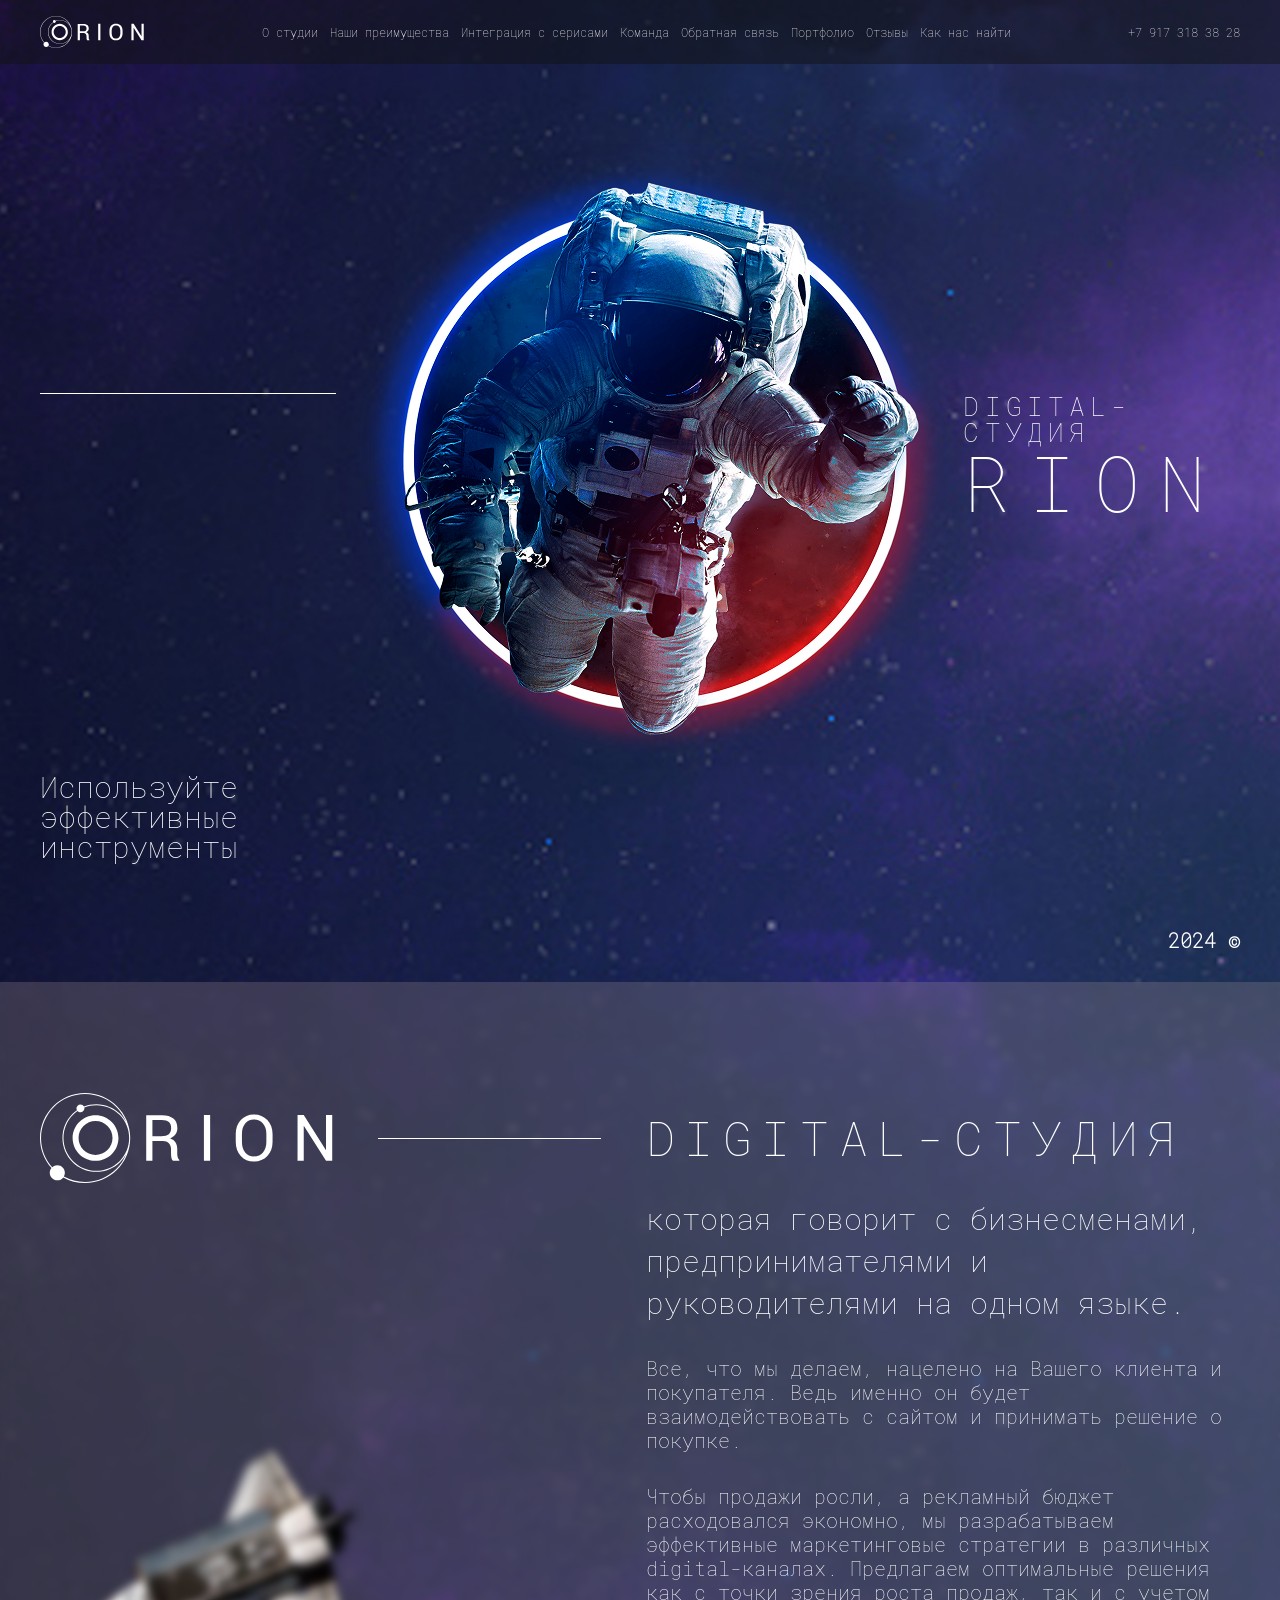
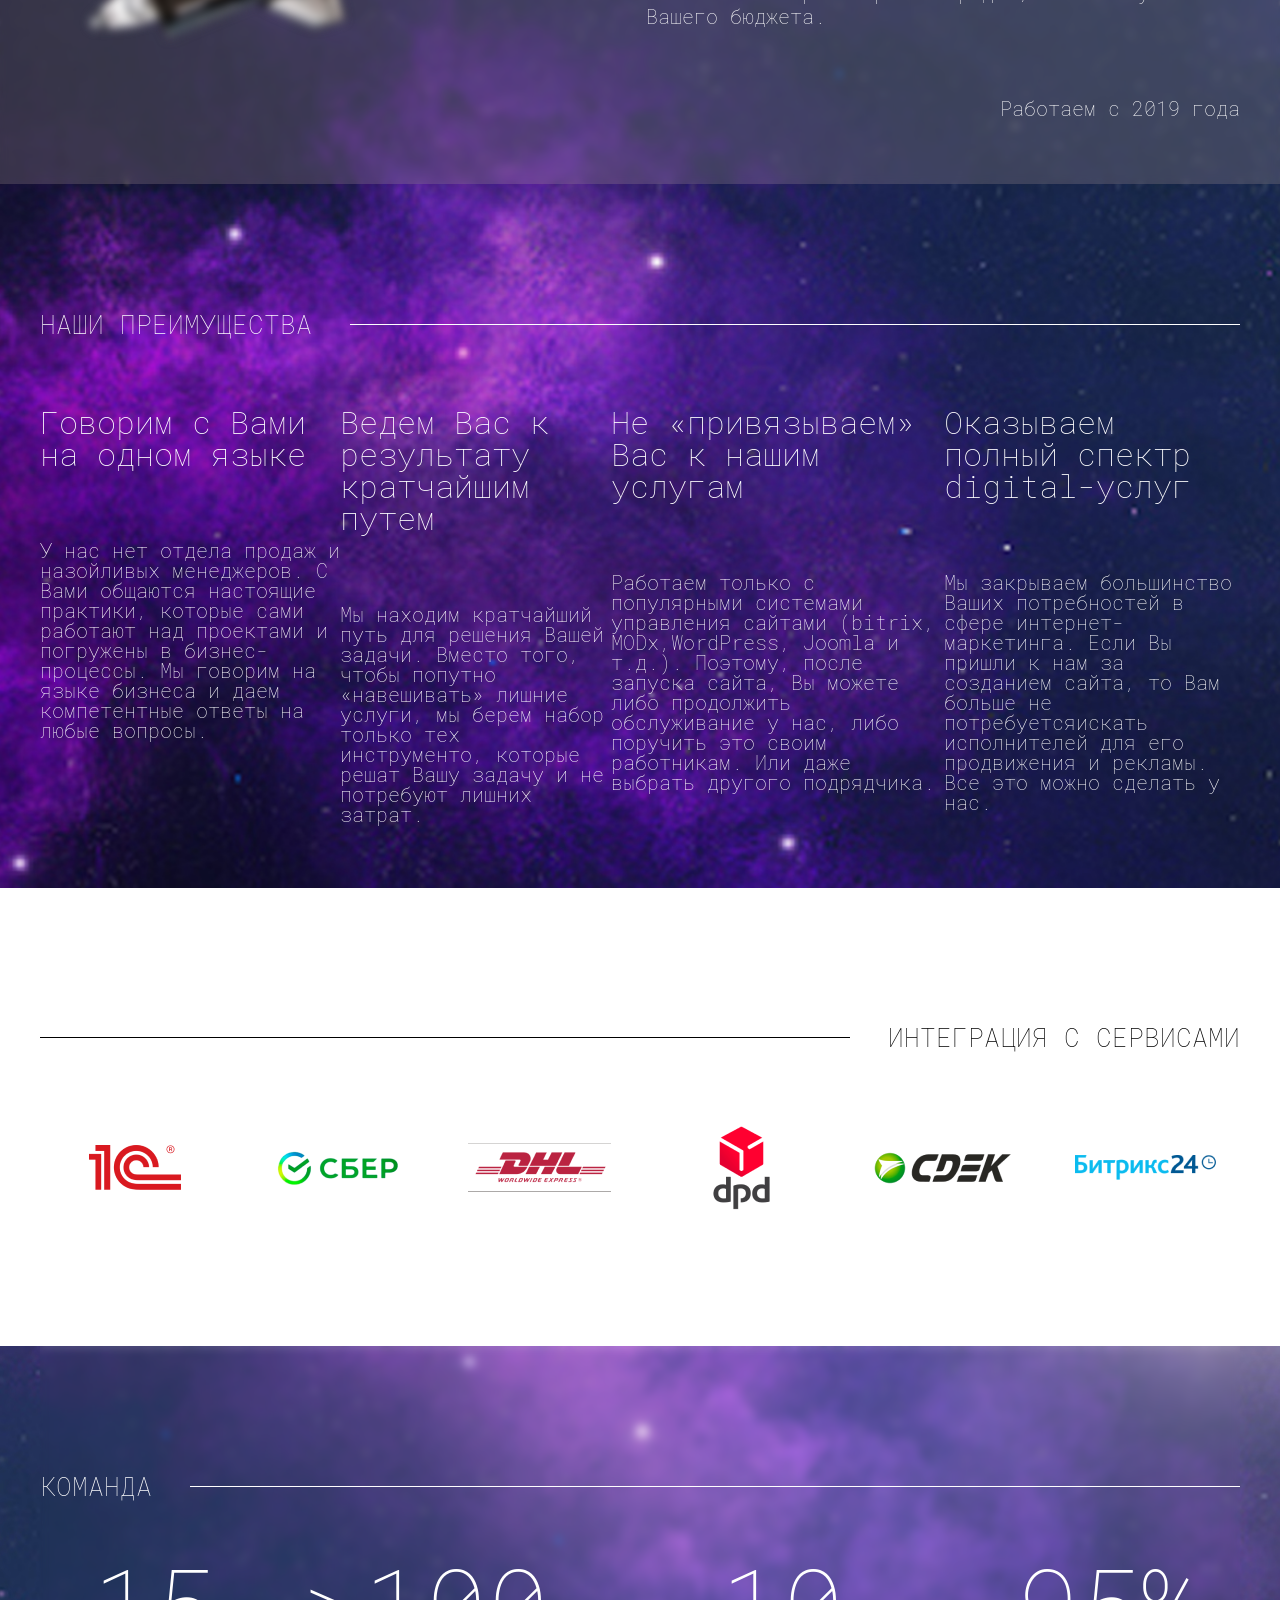
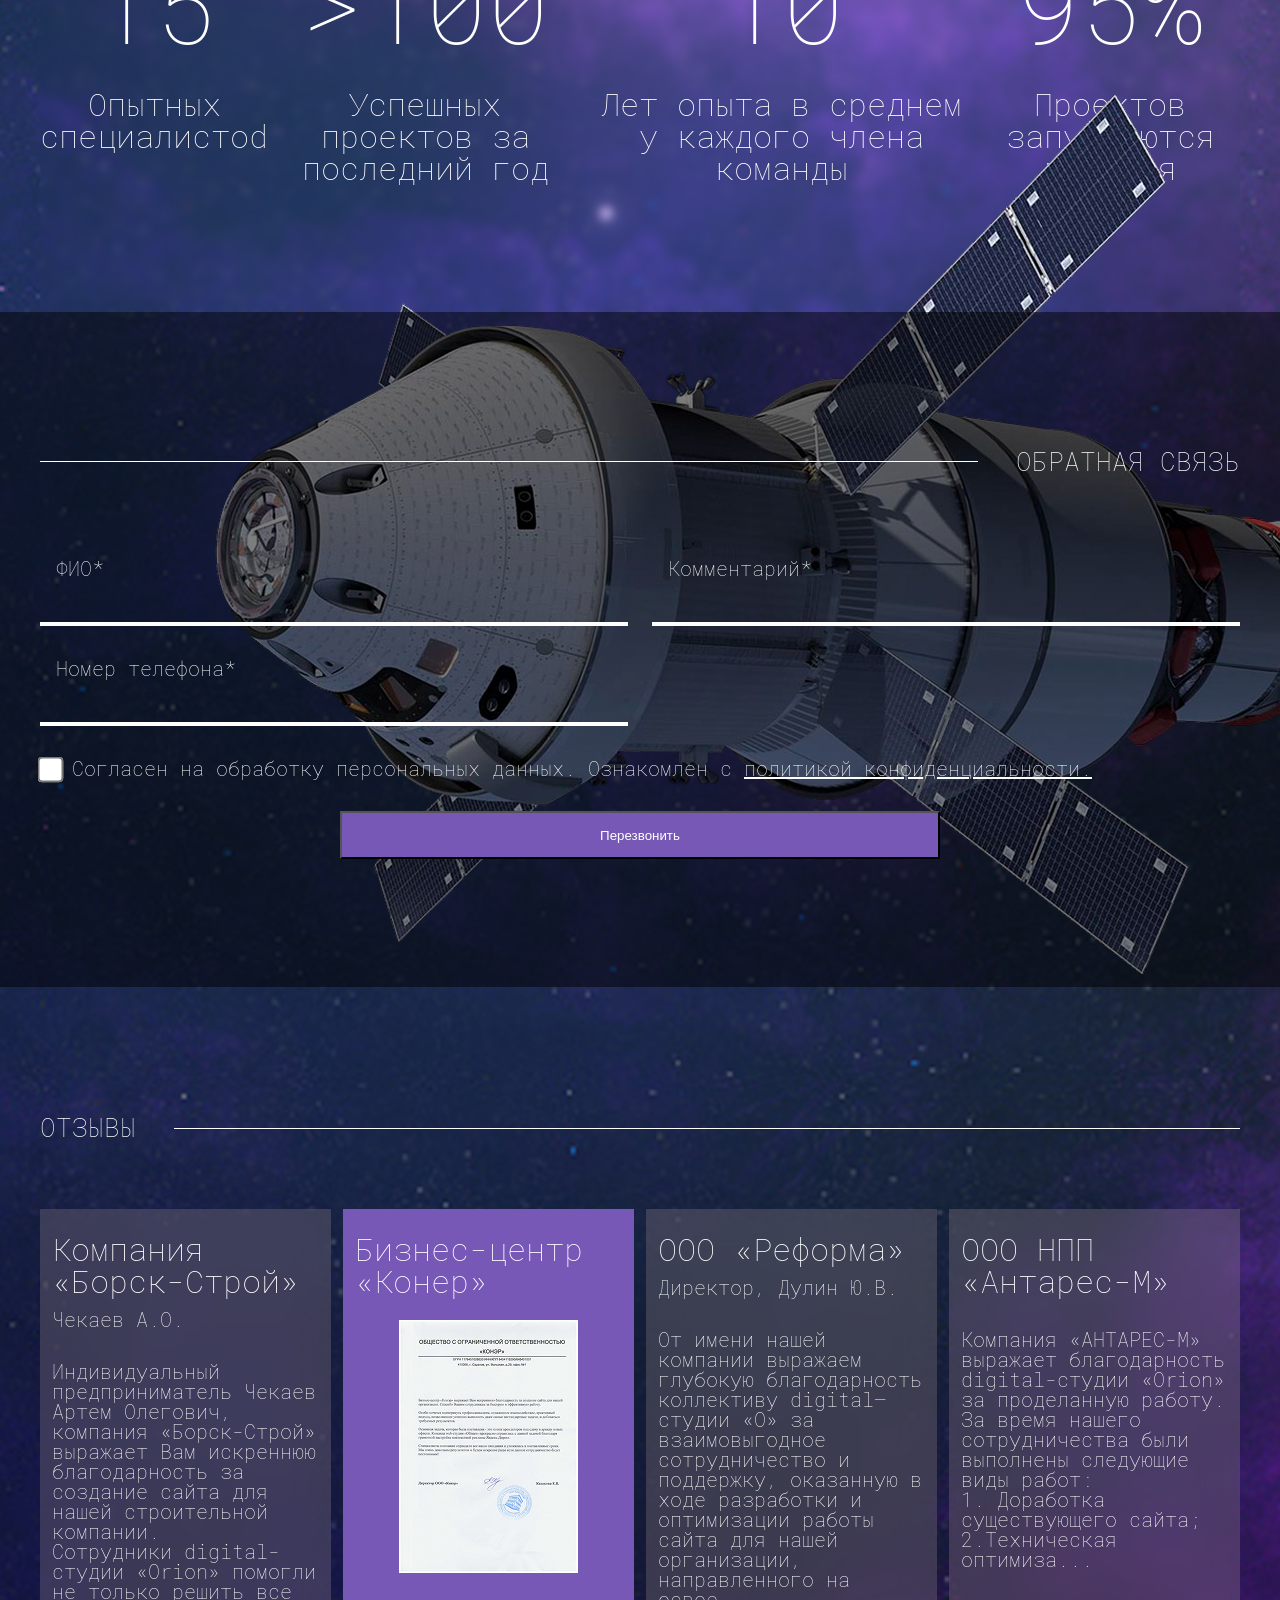
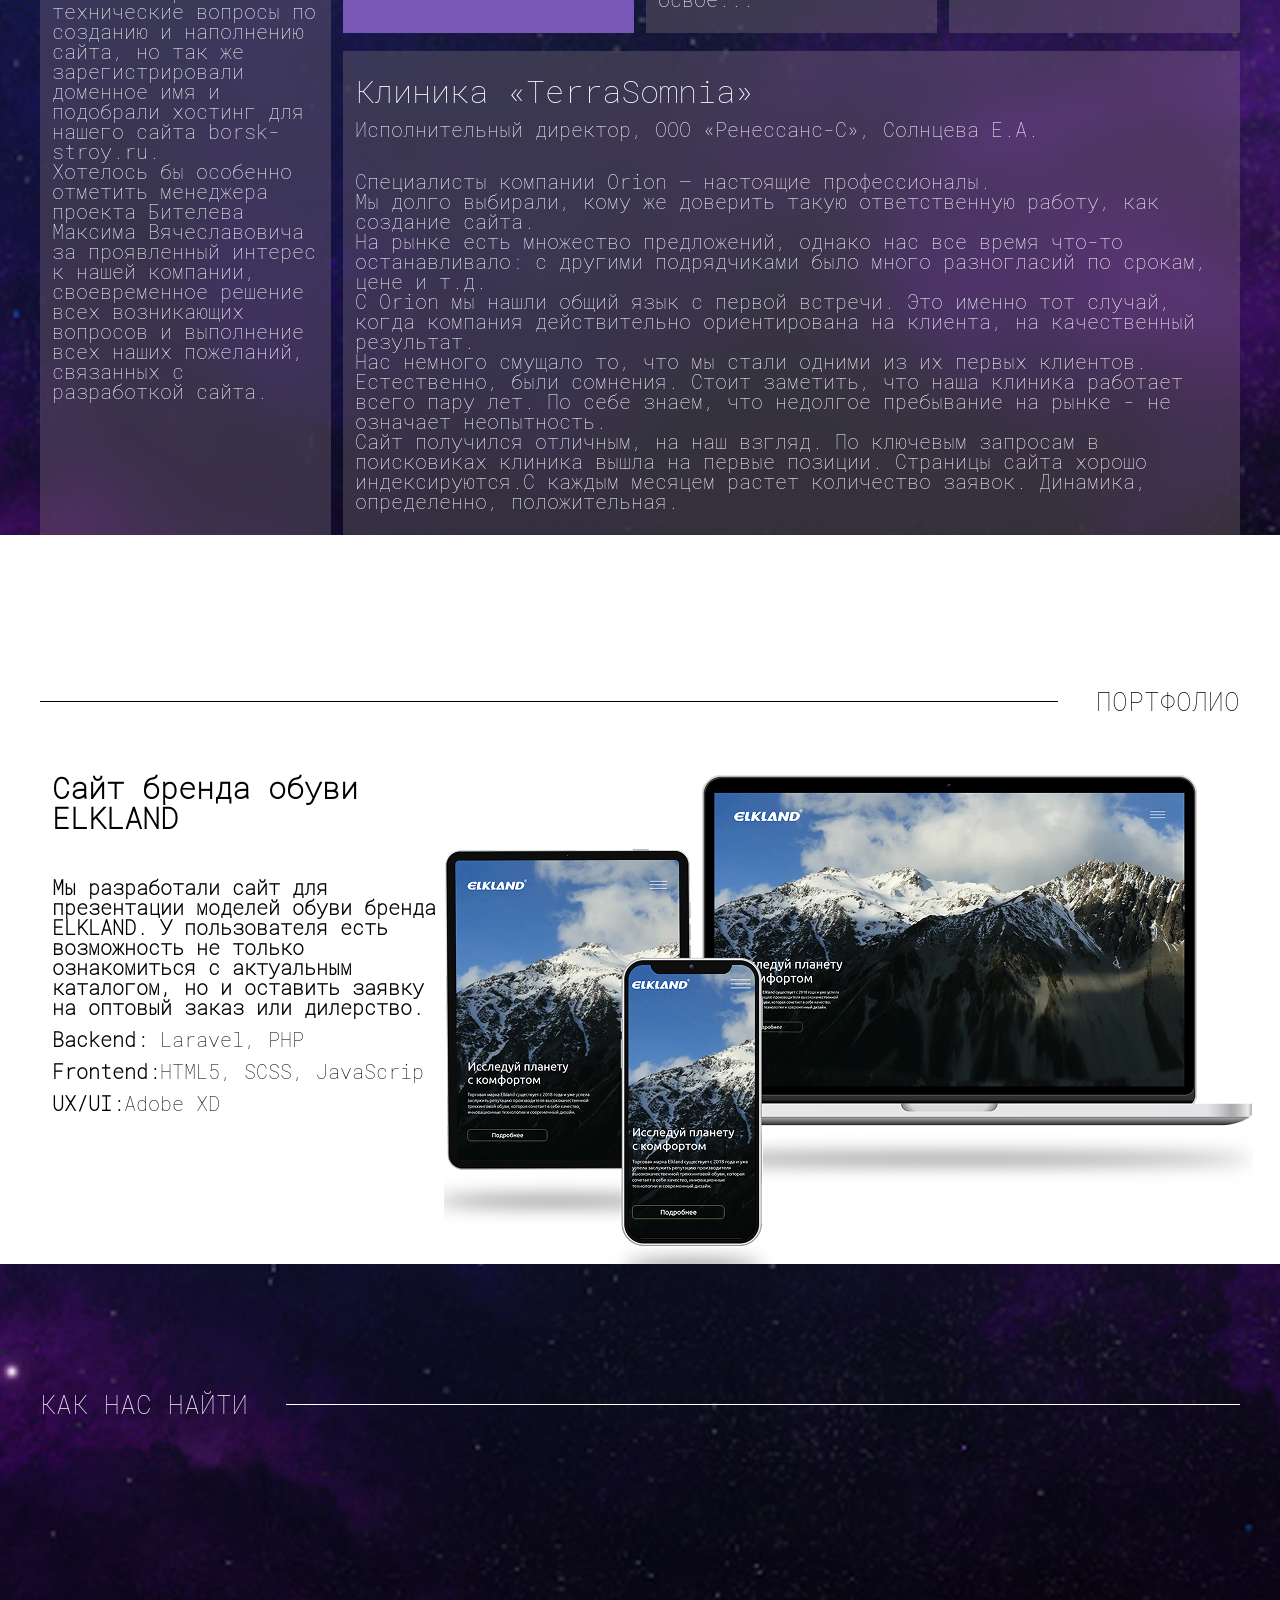
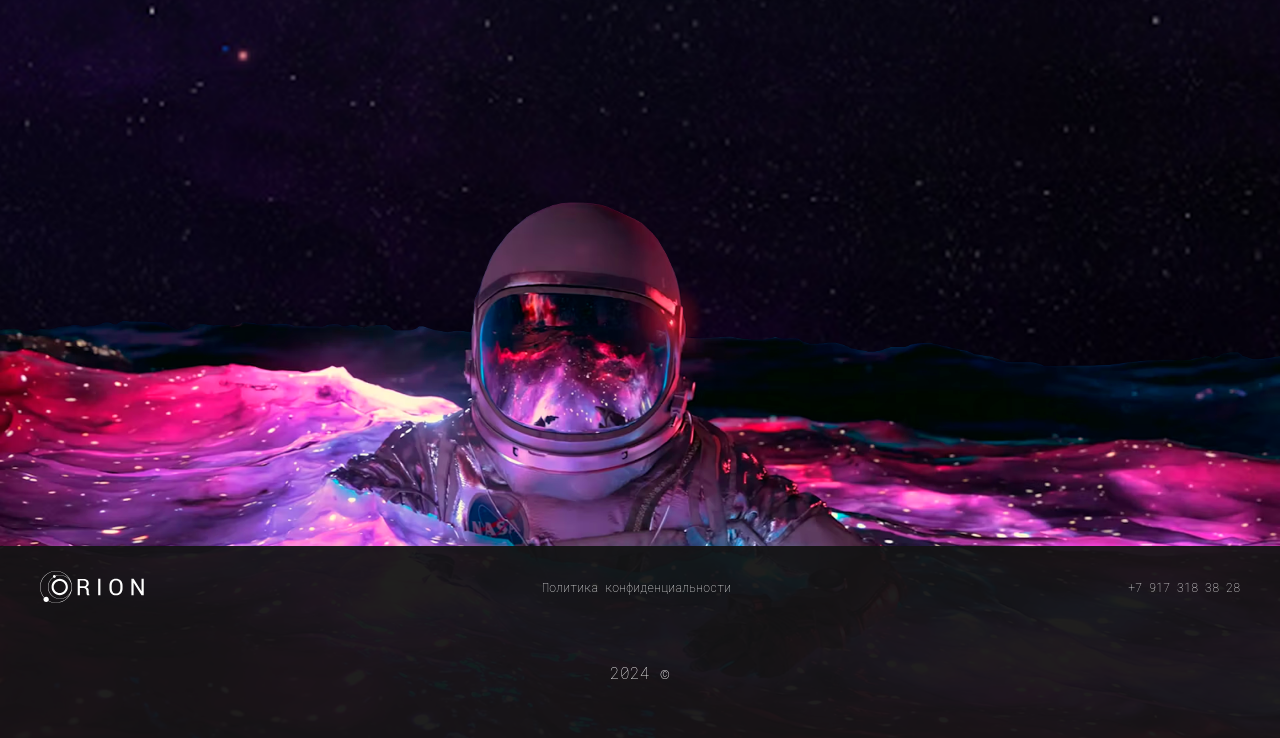
<file: index.html>
<!DOCTYPE html>
<html lang="en">

<head>
    <meta charset="UTF-8">
    <meta name="viewport" content="width=device-width, initial-scale=1.0">
    <title>Document</title>
    <link rel="stylesheet" href="./css/style.css">
</head>

<body>
    <div class="main-BG">
        <header class="header">
            <div class="container header__wrapper">
                <img class="logo" src="/images/Logo.svg" alt="">

                <nav>
                    <ul class="header__link">
                        <li><a href="" class="header__link-item">О студии</a></li>
                        <li><a href="" class="header__link-item">Наши преимущества</a></li>
                        <li><a href="" class="header__link-item">Интеграция с серисами</a></li>
                        <li><a href="" class="header__link-item">Команда</a></li>
                        <li><a href="" class="header__link-item">Обратная связь</a></li>
                        <li><a href="" class="header__link-item">Портфолио</a></li>
                        <li><a href="" class="header__link-item">Отзывы</a></li>
                        <li><a href="" class="header__link-item">Как нас найти</a></li>
                    </ul>
                </nav>

                <a href="tel:+79173183828" class="header__phone">+7 917 318 38 28</a>
                <img class="header__hamburger" src="/images/humburger.png" alt="">
            </div>
        </header>

        <main class="container main">
            <div class="main__inform">
                <div class="main__inform-line"></div>

                <picture class="main__inform-preview">
                    <source srcset="/images/astronaut2.png" media="(max-width: 384px)">
                    <source srcset="/images/astronaut1.png" media="(max-width: 768px)">
                    <img src="/images/astronaut.png" alt="Абстрактное изображение">
                </picture>

                <div class="main__inform-wrap">
                    <h1 class="main__inform-title">DIGITAL-СТУДИЯ </h1>
                    <h2 class="main__inform-subtitle">RION</h2>
                </div>
            </div>
            <p class="main__description">Используйте эффективные инструменты</p>
            <p class="main__data">2024 © </p>
        </main>

        <section class="about">
            <div class="container">
                <picture class="about__icon">
                    <source srcset="/images/shat2.png" media="(max-width: 384px)">
                    <source srcset="/images/shatl.png" media="(max-width: 768px)">
                    <img src="/images/shatl.png" alt="Абстрактное изображение">
                </picture>

                <div class="about__headline">
                    <img class="about__headline-logo" src="/images/Logo.svg" alt="">
                    <div class="about__headline-line"></div>
                    <h3 class="about__headline-title">DIGITAL-СТУДИЯ </h3>
                </div>

                <div class="about__content">
                    <p class="about__content-item">
                        которая говорит с бизнесменами,
                        предпринимателями и руководителями
                        на одном языке.
                    </p>

                    <p class="about__content-item">
                        Все, что мы делаем, нацелено на Вашего клиента и покупателя. Ведь именно он будет
                        взаимодействовать с сайтом и принимать решение о покупке.
                    </p>

                    <p class="about__content-item">
                        Чтобы продажи росли, а рекламный бюджет расходовался экономно, мы разрабатываем эффективные
                        маркетинговые стратегии в различных digital-каналах. Предлагаем оптимальные решения как с точки
                        зрения роста продаж, так и с учетом Вашего бюджета.
                    </p>

                    <p class="about__content-item">
                        Работаем с 2019 года
                    </p>

                </div>

            </div>
        </section>

        <section class=" container advantages">
            <header class="section-header">
                <h2 class="section-header__title">Наши преимущества</h2>
                <div class="section-header__line"></div>
            </header>

            <div class="advantages__row">
                <div class="advantages__row-coll">
                    <h5 class="advantages__row-title">Говорим с Вами на одном языке</h5>
                    <p class="advantages__row-text">У нас нет отдела продаж и назойливых менеджеров. С Вами общаются
                        настоящие практики, которые сами работают над проектами и погружены в бизнес-процессы. Мы
                        говорим на языке бизнеса и даем компетентные ответы на любые вопросы.</p>
                </div>

                <div class="advantages__row-coll">
                    <h5 class="advantages__row-title">Ведем Вас к результату кратчайшим путем</h5>
                    <p class="advantages__row-text">Мы находим кратчайший путь для решения Вашей задачи. Вместо того,
                        чтобы попутно «навешивать» лишние услуги, мы берем набор только тех инструменто, которые решат
                        Вашу задачу и не потребуют лишних затрат.</p>
                </div>

                <div class="advantages__row-coll">
                    <h5 class="advantages__row-title">Не «привязываем» Вас к нашим услугам</h5>
                    <p class="advantages__row-text">Работаем только с популярными системами управления сайтами (bitrix,
                        MODx,WordPress, Joomla и т.д.). Поэтому, после запуска сайта, Вы можете либо продолжить
                        обслуживание у нас, либо поручить это своим работникам. Или даже выбрать другого подрядчика.</p>
                </div>

                <div class="advantages__row-coll">
                    <h5 class="advantages__row-title">Оказываем полный спектр digital-услуг</h5>
                    <p class="advantages__row-text">Мы закрываем большинство Ваших потребностей в сфере
                        интернет-маркетинга. Если Вы пришли к нам за созданием сайта, то Вам больше не потребуетсяискать
                        исполнителей для его продвижения и рекламы. Все это можно сделать у нас.</p>
                </div>
            </div>
        </section>
    </div>

    <section class="container integration">
        <header class="section-header section-header_reverse-dark">
            <h2 class="section-header__title">Интеграция с сервисами</h2>
            <div class="section-header__line"></div>
        </header>

        <div class="integration__service">
            <img class="integration__service-logo" src="/images/service1.svg" alt="">
            <img class="integration__service-logo" src="/images/service2.svg" alt="">
            <img class="integration__service-logo" src="/images/service3.svg" alt="">
            <img class="integration__service-logo" src="/images/service4.svg" alt="">
            <img class="integration__service-logo" src="/images/service5.svg" alt="">
            <img class="integration__service-logo" src="/images/service6.svg" alt="">
        </div>
    </section>

    <div class="sectionBG">

        <section class="container teams">
            <header class="section-header">
                <h2 class="section-header__title">команда</h2>
                <div class="section-header__line"></div>
            </header>

            <div class="teams__row">
                <div class="teams__row-coll">
                    <h4 class="teams__row-title">15</h4>
                    <p class="teams__row-text">Опытных специалистоd</p>
                </div>

                <div class="teams__row-coll">
                    <h4 class="teams__row-title">>100</h4>
                    <p class="teams__row-text">Успешных проектов за последний год</p>
                </div>

                <div class="teams__row-coll">
                    <h4 class="teams__row-title">10</h4>
                    <p class="teams__row-text">Лет опыта в среднем у каждого члена команды</p>
                </div>

                <div class="teams__row-coll">
                    <h4 class="teams__row-title">95%</h4>
                    <p class="teams__row-text">Проектов запускаются вовремя</p>
                </div>
            </div>
        </section>

        <section class="feedback">
            <div class="container">
                <header class="section-header section-header_reverse">
                    <h2 class="section-header__title">Обратная связь</h2>
                    <div class="section-header__line"></div>
                </header>

                <form action="" class="form">
                    <div class="form__values">
                        <div class="form__item">
                            <label for="name" class="form__item-name">ФИО*</label>
                            <input type="text" class="form__item-input" id="name">
                        </div>

                        <div class="form__item">
                            <label for="surname" class="form__item-name">Комментарий*</label>
                            <input type="text" class="form__item-input" id="surname">
                        </div>

                        <div class="form__item">
                            <label for="tel" class="form__item-name">Номер телефона*</label>
                            <input type="number" class="form__item-input" id="tel">
                        </div>
                    </div>

                    <label for="check" class="form__item-check">
                        <input type="checkbox" id="check">
                        Cогласен на обработку персональных данных. Ознакомлен с <a class="form__item-link"
                            href="">политикой конфиденциальности.</a>
                    </label>

                    <button class="form__item-submit">
                        Перезвонить
                    </button>
                </form>
            </div>

            <picture>
                <source srcset="/images/sputnik2.png" media="(max-width: 384px)">
                <source srcset="/images/sputnik1.png" media="(max-width: 768px)">
                <img class="feedback__sputnik" src="/images/sputnik.png" alt="Абстрактное изображение">
            </picture>

            <div class="feedback__wrapper"></div>
        </section>

        <section class="container reviews">
            <header class="section-header">
                <h2 class="section-header__title">отзывы</h2>
                <div class="section-header__line"></div>
            </header>

            <div class="reviews__inner">
                <div class="reviews__inner-item item">
                    <h3 class="item__title">Компания «Борск-Строй»</h3>
                    <h5 class="item__subtitle">Чекаев А.О.</h5>
                    <p class="item__description">Индивидуальный предприниматель Чекаев Артем Олегович, компания
                        «Борск-Строй» выражает Вам искреннюю благодарность за создание сайта для нашей строительной
                        компании. <br>Сотрудники digital-студии «Orion» помогли не только решить все технические вопросы
                        по созданию и наполнению сайта, но так же зарегистрировали доменное имя и подобрали хостинг для
                        нашего сайта borsk-stroy.ru. <br> Хотелось бы особенно отметить менеджера проекта Бителева
                        Максима Вячеславовича за проявленный интерес к нашей компании, своевременное решение всех
                        возникающих вопросов и выполнение всех наших пожеланий, связанных с разработкой сайта.
                    </p>
                </div>

                <div class="reviews__inner-item item">
                    <h3 class="item__title">Бизнес-центр «Конер»</h3>
                    <div>
                        <img class="item__photo" src="/images/feedback.png" alt="">
                    </div>
                </div>

                <div class="reviews__inner-item item">
                    <h3 class="item__title">ООО «Реформа»</h3>
                    <h5 class="item__subtitle">Директор, Дулин Ю.В.</h5>
                    <p class="item__description">От имени нашей компании выражаем глубокую благодарность коллективу
                        digital—студии «O» за взаимовыгодное сотрудничество и поддержку, оказанную в ходе разработки и
                        оптимизации работы сайта для нашей организации, направленного на освое...
                    </p>
                </div>

                <div class="reviews__inner-item item">
                    <h3 class="item__title">ООО НПП «Антарес-М»</h3>
                    <p class="item__description">Компания «АНТАРЕС-М» выражает благодарность digital-студии «Orion» за
                        проделанную работу.<br>За время нашего сотрудничества были выполнены следующие виды работ: <br>
                        1. Доработка существующего сайта; 2.Техническая оптимиза...
                    </p>
                </div>

                <div class="reviews__inner-item item">
                    <h3 class="item__title">Клиника «TerraSomnia»</h3>
                    <h5 class="item__subtitle">Исполнительный директор, ООО «Ренессанс-С», Солнцева Е.А.</h5>
                    <p class="item__description">Специалисты компании Orion — настоящие профессионалы.<br>Мы долго
                        выбирали, кому же доверить такую ответственную работу, как создание сайта.<br> На рынке есть
                        множество предложений, однако нас все время что-то останавливало: с другими подрядчиками было
                        много разногласий по срокам, цене и т.д. <br>С Orion мы нашли общий язык с первой встречи. Это
                        именно тот случай, когда компания действительно ориентирована на клиента, на качественный
                        результат. <br>Нас немного смущало то, что мы стали одними из их первых клиентов. Естественно,
                        были сомнения. Стоит заметить, что наша клиника работает всего пару лет. По себе знаем, что
                        недолгое пребывание на рынке - не означает неопытность. <br>Сайт получился отличным, на наш
                        взгляд. По ключевым запросам в поисковиках клиника вышла на первые позиции. Страницы сайта
                        хорошо индексируются.С каждым месяцем растет количество заявок. Динамика, определенно,
                        положительная.
                    </p>
                </div>
            </div>



        </section>
    </div>

    <section class="container portfolio">

        <header class="section-header section-header_reverse-dark">
            <h2 class="section-header__title">Портфолио</h2>
            <div class="section-header__line"></div>
        </header>

        <div class="portfolio__content">
            <div class="portfolio__content-headline">
                <h3>Сайт бренда обуви ELKLAND</h3>
            </div>

            <div class="portfolio__content-title">
                <p class="portfolio__content-item">
                    <span>Мы разработали сайт для презентации моделей обуви бренда ELKLAND. У пользователя есть
                        возможность не только ознакомиться с актуальным каталогом, но и оставить заявку на оптовый заказ
                        или дилерство.</span>
                </p>

                <p class="portfolio__content-item">
                    <span>Backend:</span> Laravel, PHP
                </p>

                <p class="portfolio__content-item">
                    <span>Frontend:</span>HTML5, SCSS, JavaScrip
                </p>

                <p class="portfolio__content-item">
                    <span>UX/UI:</span>Adobe XD
                </p>
            </div>

            <picture class="portfolio__content-preview">
                <source srcset="/images/portfolio2.png" media="(max-width: 384px)">
                <source srcset="/images/portfolio1.png" media="(max-width: 768px)">
                <img src="/images/portfolio.png" alt="Абстрактное изображение">
            </picture>

        </div>
    </section>

    <section class="map">
        <div class="container">
            <header class="section-header">
                <h2 class="section-header__title">как нас найти</h2>
                <div class="section-header__line"></div>
            </header>

            <iframe class="map__navigator"
                src="https://yandex.ru/map-widget/v1/?um=constructor%3A6f61153ea0142b9dcee97ffc0ac3b3cee49dc0cb4854d594bf7a52ecf48a7290&amp;source=constructor"
                width="1280" height="659" frameborder="0">
            </iframe>

            <picture">
                <source srcset="/images/footer2.png" media="(max-width: 384px)">
                <source srcset="/images/footer1.png" media="(max-width: 768px)">
                <img class="map__preview" src="/images/footer.png" alt="Абстрактное изображение">
                </picture>
        </div>
    </section>

    <footer class="footer">
        <div class="container footer-wrapper">
            <div class="footer-wrapper__top">
                <img class="footer__logo" src="/images/Logo.svg" alt="">
                <p class="footer__title">Политика конфиденциальности</p>
                <a href="tel:+79173183828" class="footer__phone">+7 917 318 38 28</a>
            </div>

            <p class="footer__data">2024 ©</p>
        </div>
    </footer>
</body>

</html>
</file>
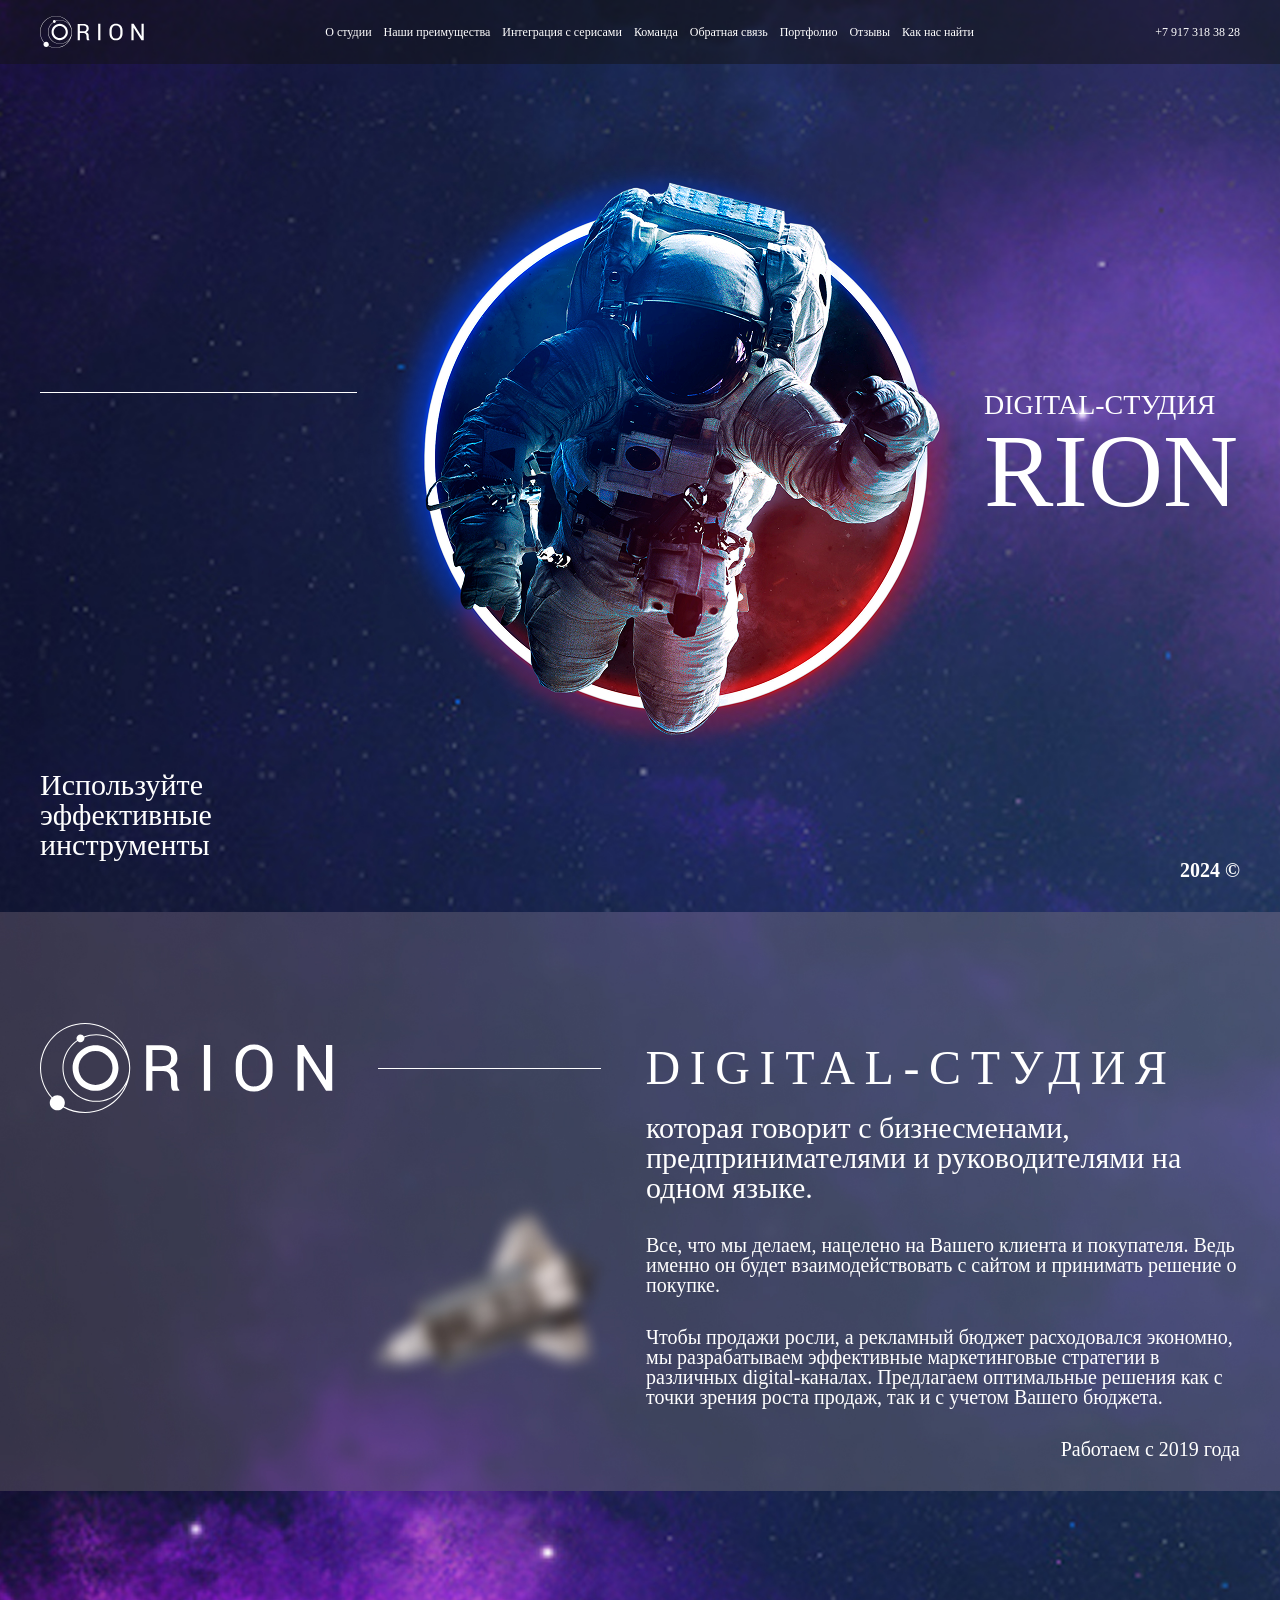
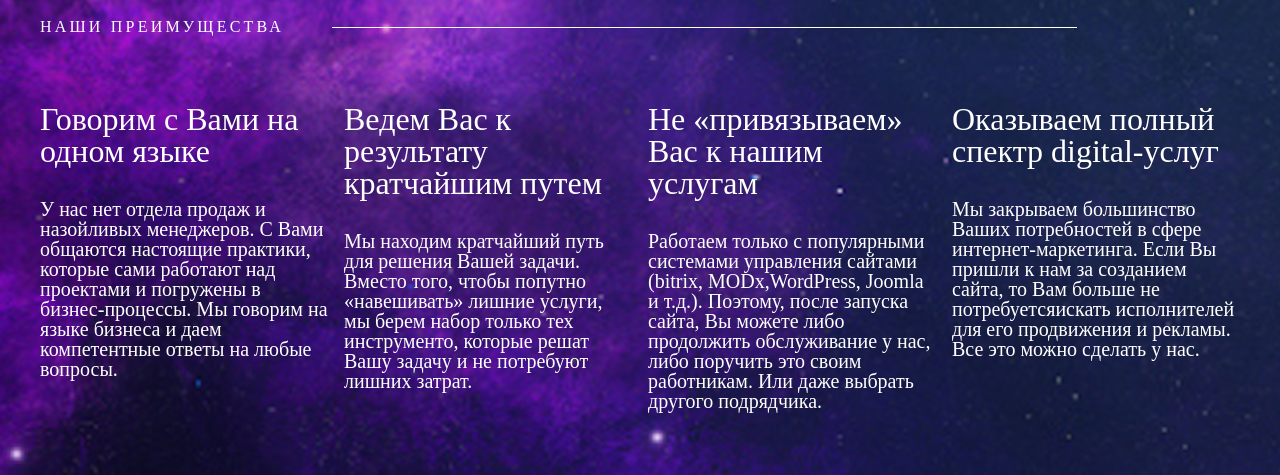
<file: digital-studio-layout-advantages/index.html>
<!DOCTYPE html>
<html lang="en">

<head>
  <meta charset="UTF-8">
  <meta name="viewport" content="width=device-width, initial-scale=1.0">
  <title>Document</title>
  <link rel="stylesheet" href="./css/style.css">
</head>

<body>
  <div class="main-BG">
    <header class="header">
      <div class="container header__wrapper">
        <img class="logo" src="/images/Logo.svg" alt="">

        <nav>
          <ul class="header__link">
            <li><a href="" class="header__link-item">О студии</a></li>
            <li><a href="" class="header__link-item">Наши преимущества</a></li>
            <li><a href="" class="header__link-item">Интеграция с серисами</a></li>
            <li><a href="" class="header__link-item">Команда</a></li>
            <li><a href="" class="header__link-item">Обратная связь</a></li>
            <li><a href="" class="header__link-item">Портфолио</a></li>
            <li><a href="" class="header__link-item">Отзывы</a></li>
            <li><a href="" class="header__link-item">Как нас найти</a></li>
          </ul>
        </nav>

        <a href="tel:+79173183828" class="link-phone">+7 917 318 38 28</a>
      </div>
    </header>

    <main class="container main">
      <div class="main__inform">
        <div class="main__inform-line"></div>
        <img class="main__inform-preview" src="/images/astronaut.png" alt="">
        <div class="main__inform-wrap">
          <h1 class="main__inform-title">DIGITAL-СТУДИЯ </h1>
          <h2 class="main__inform-subtitle">RION</h2>
        </div>

      </div>

      <p class="main__description">Используйте эффективные инструменты</p>
      <p class="main__data">2024 © </p>
    </main>

    <section class="about">
      <div class="container">
        <div class="about__headline">
          <img class="about__headline-logo" src="/images/Logo.svg" alt="">
          <div class="about__headline-line"></div>
          <h2 class="about__headline-title">DIGITAL-СТУДИЯ </h2>
        </div>

        <div class="about__content">
          <p class="about__content-first">
            которая говорит с бизнесменами,
            предпринимателями и руководителями
            на одном языке.
          </p>

          <p class="about__content-second">
            Все, что мы делаем, нацелено на Вашего клиента и покупателя. Ведь именно он будет взаимодействовать с сайтом
            и принимать решение о покупке.
          </p>

          <p class="about__content-third">
            Чтобы продажи росли, а рекламный бюджет расходовался экономно, мы разрабатываем эффективные маркетинговые
            стратегии в различных digital-каналах. Предлагаем оптимальные решения как с точки зрения роста продаж, так и
            с учетом Вашего бюджета.
          </p>
          <p class="about__content-data">
            Работаем с 2019 года
          </p>

        </div>
      </div>
    </section>

    <section class="advantages">
      <div class="container">
        <div class="advantages__headline">
          <h2 class="advantages__headline-caption">Наши преимущества</h2>
          <div class="advantages__headline-line"></div>
        </div>

        <div class="advantages__row">
          <div class="advantages__row-coll">
            <h5 class="advantages__row-title">Говорим с Вами на одном языке</h5>
            <p class="advantages__row-text">У нас нет отдела продаж и назойливых менеджеров. С Вами общаются настоящие
              практики, которые сами работают над проектами и погружены в бизнес-процессы. Мы говорим на языке бизнеса и
              даем компетентные ответы на любые вопросы.</p>
          </div>

          <div class="advantages__row-coll">
            <h5 class="advantages__row-title">Ведем Вас к результату кратчайшим путем</h5>
            <p class="advantages__row-text">Мы находим кратчайший путь для решения Вашей задачи. Вместо того, чтобы
              попутно «навешивать» лишние услуги, мы берем набор только тех инструменто, которые решат Вашу задачу и не
              потребуют лишних затрат.</p>
          </div>

          <div class="advantages__row-coll">
            <h5 class="advantages__row-title">Не «привязываем» Вас к нашим услугам</h5>
            <p class="advantages__row-text">Работаем только с популярными системами управления сайтами (bitrix,
              MODx,WordPress, Joomla и т.д.). Поэтому, после запуска сайта, Вы можете либо продолжить обслуживание у
              нас, либо поручить это своим работникам. Или даже выбрать другого подрядчика.</p>
          </div>

          <div class="advantages__row-coll">
            <h5 class="advantages__row-title">Оказываем полный спектр digital-услуг</h5>
            <p class="advantages__row-text">Мы закрываем большинство Ваших потребностей в сфере интернет-маркетинга.
              Если Вы пришли к нам за созданием сайта, то Вам больше не потребуетсяискать исполнителей для его
              продвижения и рекламы. Все это можно сделать у нас.</p>
          </div>
        </div>
      </div>
    </section>

  </div>

</body>

</html>
</file>
<file: css/style.css>
* {
    box-sizing: border-box;
}

html,
body,
div,
span,
applet,
object,
iframe,
h1,
h2,
h3,
h4,
h5,
h6,
p,
blockquote,
pre,
a,
abbr,
acronym,
address,
big,
cite,
code,
del,
dfn,
em,
img,
ins,
kbd,
q,
s,
samp,
small,
strike,
strong,
sub,
sup,
tt,
var,
b,
u,
i,
center,
dl,
dt,
dd,
ol,
ul,
li,
fieldset,
form,
label,
legend,
table,
caption,
tbody,
tfoot,
thead,
tr,
th,
td,
article,
aside,
canvas,
details,
embed,
figure,
figcaption,
footer,
header,
hgroup,
menu,
nav,
output,
ruby,
section,
summary,
time,
mark,
audio,
video {
    margin: 0;
    padding: 0;
    border: 0;
    font-size: 100%;
    font: inherit;
    vertical-align: baseline;
}

article,
aside,
details,
figcaption,
figure,
footer,
header,
hgroup,
menu,
nav,
section {
    display: block;
}

html {
    height: 100%;
}

body {
    line-height: 1;
}

ol,
ul {
    list-style: none;
}

blockquote,
q {
    quotes: none;
}

blockquote:before,
blockquote:after,
q:before,
q:after {
    content: "";
    content: none;
}

table {
    border-collapse: collapse;
    border-spacing: 0;
}

a {
    text-decoration: none;
}

input[type=checkbox] {
    transform: scale(2);
}

@font-face {
    font-family: "Roboto";
    src: url("../fonts/RobotoMono-Thin.eot");
    src: url("../fonts/RobotoMono-Thin.eot?#iefix") format("embedded-opentype"), url("../fonts/RobotoMono-Thin.woff") format("woff"), url("../fonts/RobotoMono-Thin.ttf") format("truetype");
    font-weight: normal;
    font-style: normal;
}

/* @font-face {
  font-family: 'Roboto';
  src: url('../fonts/RobotoMono-Light.eot');
  src: url('../fonts/RobotoMono-Light.eot?#iefix') format('embedded-opentype'),
  url('../fonts/RobotoMono-Light.woff') format('woff'),
  url('../fonts/RobotoMono-Light.ttf') format('truetype');
  font-weight: 400;
  font-style: normal;
}

@font-face {
  font-family: 'Roboto';
  src: url('../fonts/RobotoMono-Regular.eot');
  src: url('../fonts/RobotoMono-Regular.eot?#iefix') format('embedded-opentype'),
  url('../fonts/RobotoMono-Regular.woff') format('woff'),
  url('../fonts/RobotoMono-Regular.ttf') format('truetype');
  font-weight: 500;
  font-style: normal;
} */
body {
    font-family: "Roboto";
}

.main-BG {
    background-image: url(../images/MainBG.jpg);
    background-repeat: no-repeat;
    background-size: cover;
}

.container {
    max-width: 1200px;
    margin: 0 auto;
}

@media screen and (max-width: 768px) {
    .container {
        padding: 0 20px;
    }
}

@media screen and (max-width: 468px) {
    .container {
        padding: 0 12px;
    }
}

.sectionBG {
    background-image: url(../images/SectionBG.jpg);
    background-repeat: no-repeat;
    background-size: cover;
}

.section-header {
    display: flex;
    flex: 1;
    align-items: center;
    gap: clamp(24px, 3vw, 48px);
}

@media screen and (max-width: 384px) {
    .section-header {
        flex-direction: column;
    }
}

.section-header__title {
    font-size: clamp(22px, 2vw, 28px);
    color: #ffffff;
    text-transform: uppercase;
}

.section-header__line {
    flex: 1;
    height: 1px;
    background-color: #ffffff;
}

@media screen and (max-width: 384px) {
    .section-header__line {
        flex: none;
        width: 172px;
    }
}

.section-header_reverse {
    flex-direction: row-reverse;
}

@media screen and (max-width: 384px) {
    .section-header_reverse {
        flex-direction: column;
    }
}

.section-header_reverse-dark {
    flex-direction: row-reverse;
}

@media screen and (max-width: 384px) {
    .section-header_reverse-dark {
        flex-direction: column;
    }
}

.section-header_reverse-dark .section-header__title {
    color: #000000;
}

.section-header_reverse-dark .section-header__line {
    background-color: #000000;
}

@media screen and (max-width: 384px) {
    .section-header_reverse-dark .section-header__line {
        flex: none;
        width: 172px;
    }
}

.header {
    background: rgba(19, 19, 21, 0.5019607843);
    padding: 16px 0px;
}

@media screen and (max-width: 768px) {
    .header {
        background: none;
    }
}

.header__wrapper {
    display: flex;
    justify-content: space-between;
    align-items: center;
    color: #ffffff;
    font-size: 12px;
}

.header__link {
    display: flex;
    align-items: center;
    gap: 12px;
}

.header__link-item {
    color: #FFFFFF;
    transition: 0.5s;
}

.header__link-item:hover {
    font-size: 20px;
}

@media screen and (max-width: 768px) {
    .header__link {
        display: none;
    }
}

.header__phone {
    color: #ffffff;
    font-weight: 500;
}

@media screen and (max-width: 768px) {
    .header__phone {
        display: none;
    }
}

.header__hamburger {
    display: none;
}

@media screen and (max-width: 768px) {
    .header__hamburger {
        display: block;
    }
}

.main {
    padding-top: 80px;
    padding-bottom: 32px;
}

.main__inform {
    display: flex;
    align-items: center;
}

.main__inform-line {
    position: relative;
    top: -65px;
    width: 317px;
    border-top: 1px solid #ffffff;
}

@media screen and (max-width: 768px) {
    .main__inform-line {
        width: 59px;
        right: 0;
    }
}

@media screen and (max-width: 384px) {
    .main__inform-line {
        width: 59px;
        top: 90px;
    }
}

.main__inform-wrap {
    display: block;
    color: #ffffff;
}

@media screen and (max-width: 768px) {
    .main__inform-wrap {
        margin-left: -20px;
    }
}

.main__inform-title {
    font-size: clamp(11px, 2vw, 28px);
    font-weight: 300;
    letter-spacing: 0.2em;
}

.main__inform-subtitle {
    font-size: clamp(44px, 6vw, 104px);
    font-weight: 400;
    letter-spacing: 0.25em;
}

.main__description {
    width: 199px;
    font-size: 30px;
    color: #ffffff;
    font-weight: 500;
    margin-bottom: 68px;
}

@media screen and (max-width: 768px) {
    .main__description {
        margin-left: auto;
        font-size: 24px;
    }
}

@media screen and (max-width: 384px) {
    .main__description {
        font-size: 24px;
    }
}

.main__data {
    text-align: right;
    color: #ffffff;
    font-size: 20px;
    font-weight: 600;
}

@media screen and (max-width: 768px) {
    .main__data {
        text-align: center;
    }
}

@media screen and (max-width: 384px) {
    .main__data {
        text-align: center;
    }
}

.about {
    position: relative;
    -webkit-backdrop-filter: blur(4px);
    backdrop-filter: blur(4px);
    padding-top: 111px;
    padding-bottom: 32px;
    background: rgba(174, 156, 156, 0.2509803922);
    color: #ffffff;
}

@media screen and (max-width: 768px) {
    .about {
        padding-top: 81px;
        padding-bottom: 64px;
    }
}

@media screen and (max-width: 384px) {
    .about {
        padding-top: 86px;
    }
}

.about__icon {
    position: absolute;
    bottom: 74px;
    left: 45px;
    filter: blur(5px);
}

@media screen and (max-width: 768px) {
    .about__icon {
        bottom: 131px;
        left: auto;
    }
}

@media screen and (max-width: 384px) {
    .about__icon {
        bottom: 243px;
        left: auto;
    }
}

.about__headline {
    display: flex;
    align-items: center;
    gap: 45px;
    margin-bottom: 15px;
}

@media screen and (max-width: 384px) {
    .about__headline {
        flex-direction: column;
        flex-wrap: wrap;
        gap: 32px;
    }
}

.about__headline-logo {
    height: 90px;
}

@media screen and (max-width: 768px) {
    .about__headline-logo {
        height: 48px;
    }
}

@media screen and (max-width: 384px) {
    .about__headline-logo {
        display: none;
    }
}

.about__headline-line {
    height: 1px;
    width: 223px;
    background-color: #ffffff;
    /*       border-top: 1px solid #ffffff; */
}

@media screen and (max-width: 768px) {
    .about__headline-line {
        width: 160px;
    }
}

@media screen and (max-width: 384px) {
    .about__headline-line {
        width: 172px;
    }
}

.about__headline-title {
    font-size: 48px;
    font-weight: 300;
    color: #ffffff;
    letter-spacing: 0.2em;
}

@media screen and (max-width: 768px) {
    .about__headline-title {
        font-size: 28px;
    }
}

@media screen and (max-width: 384px) {
    .about__headline-title {
        align-items: center;
        order: -1;
    }
}

.about__content {
    position: relative;
    z-index: 2;
    max-width: 594px;
    margin-left: auto;
}

@media screen and (max-width: 768px) {
    .about__content {
        max-width: 519px;
    }
}

@media screen and (max-width: 384px) {
    .about__content {
        max-width: 352px;
        text-align: center;
    }
}

.about__content-item {
    font-size: 20px;
    font-weight: 500;
    margin-bottom: 32px;
    line-height: 1.2;
}

@media screen and (max-width: 768px) {
    .about__content-item {
        font-size: 18px;
        margin-bottom: 24px;
    }
}

.about__content-item:first-child {
    font-size: 30px;
    line-height: 1.4;
}

@media screen and (max-width: 768px) {
    .about__content-item:first-child {
        font-size: 24px;
    }
}

.about__content-item:last-child {
    margin-top: 68px;
    text-align: right;
}

@media screen and (max-width: 768px) {
    .about__content-item:last-child {
        margin-top: 24px;
        text-align: left;
    }
}

@media screen and (max-width: 768px) {
    .about__content-item:last-child {
        display: none;
    }
}

.advantages {
    padding-top: 128px;
    padding-bottom: 64px;
}

@media screen and (max-width: 768px) {
    .advantages {
        padding-top: 86px;
        padding-bottom: 64px;
    }
}

@media screen and (max-width: 384px) {
    .advantages {
        padding-bottom: 48px;
    }
}

.advantages__row {
    color: #ffffff;
    display: flex;
    align-items: first baseline;
    flex-wrap: nowrap;
}

@media screen and (max-width: 768px) {
    .advantages__row {
        flex-wrap: wrap;
        justify-content: center;
    }
}

@media screen and (max-width: 384px) {
    .advantages__row {
        text-align: center;
    }
}

.advantages__row-coll {
    padding-top: 68px;
}

@media screen and (max-width: 768px) {
    .advantages__row-coll {
        padding-top: 48px;
        width: 344px;
    }
}

@media screen and (max-width: 384px) {
    .advantages__row-coll {
        padding-top: 24px;
    }
}

.advantages__row-title {
    font-size: 32px;
    padding-bottom: 70px;
}

@media screen and (max-width: 768px) {
    .advantages__row-title {
        font-size: 24px;
        padding-bottom: 24px;
    }
}

.advantages__row-text {
    font-size: 20px;
    display: inline-block;
}

@media screen and (max-width: 768px) {
    .advantages__row-text {
        font-size: 18px;
    }
}

.integration {
    padding-top: 137px;
    padding-bottom: 128px;
    background-color: #ffffff;
}

@media screen and (max-width: 768px) {
    .integration {
        padding-top: 86px;
        padding-bottom: 81px;
    }
}

@media screen and (max-width: 384px) {
    .integration {
        padding-bottom: 48px;
    }
}

.integration__service {
    display: flex;
    padding-top: 68px;
    gap: 12px;
}

@media screen and (max-width: 768px) {
    .integration__service {
        padding-top: 48px;
        gap: 21px;
        flex-wrap: wrap;
        justify-content: space-around;
    }
}

@media screen and (max-width: 384px) {
    .integration__service {
        gap: 8px;
    }
}

@media screen and (max-width: 384px) {
    .integration__service-logo {
        height: 100px;
        width: 172px;
    }
}

.teams {
    padding: 128px 0 128px 0;
    -webkit-backdrop-filter: blur(4px);
    backdrop-filter: blur(4px);
}

@media screen and (max-width: 768px) {
    .teams {
        padding: 86px 0 64px 0;
    }
}

@media screen and (max-width: 384px) {
    .teams {
        padding: 86px 0 48px 0;
    }
}

.teams__row {
    color: #ffffff;
    display: flex;
    margin-top: 52px;
}

@media screen and (max-width: 768px) {
    .teams__row {
        margin-top: 48px;
        gap: 20px;
    }
}

@media screen and (max-width: 384px) {
    .teams__row {
        flex-wrap: wrap;
        text-align: center;
        align-items: flex-start;
        justify-content: space-around;
        margin-top: 24px;
        gap: 8px;
    }
}

@media screen and (max-width: 384px) {
    .teams__row-coll {
        width: 172px;
    }
}

.teams__row-title {
    font-size: 104px;
    padding-bottom: 32px;
    text-align: center;
}

@media screen and (max-width: 768px) {
    .teams__row-title {
        font-size: 72px;
    }
}

@media screen and (max-width: 384px) {
    .teams__row-title {
        margin-top: 24px;
    }
}

.teams__row-text {
    font-size: 32px;
    text-align: center;
}

@media screen and (max-width: 768px) {
    .teams__row-text {
        font-size: 24px;
        align-items: center;
    }
}

.feedback {
    position: relative;
    padding-top: 137px;
    padding-bottom: 128px;
    color: #ffffff;
    font-size: 20px;
}

.feedback .container {
    position: relative;
    z-index: 2;
}

.feedback__sputnik {
    position: absolute;
    right: 0;
    top: -258px;
}

@media screen and (max-width: 768px) {
    .feedback__sputnik {
        top: -185px;
    }
}

@media screen and (max-width: 384px) {
    .feedback__sputnik {
        top: -120px;
    }
}

.feedback .form {
    padding-top: 68px;
}

.feedback .form__values {
    display: flex;
    flex-wrap: wrap;
    justify-content: space-between;
    gap: 16px 0px;
    margin-bottom: 32px;
}

.feedback .form__item {
    display: flex;
    flex-direction: column;
    width: 49%;
}

@media screen and (max-width: 768px) {
    .feedback .form__item:nth-child(1) {
        order: 1;
    }
}

@media screen and (max-width: 384px) {
    .feedback .form__item:nth-child(1) {
        order: 1;
        width: 100%;
    }
}

@media screen and (max-width: 768px) {
    .feedback .form__item:nth-child(2) {
        order: 3;
        width: 100%;
    }
}

@media screen and (max-width: 384px) {
    .feedback .form__item:nth-child(2) {
        order: 2;
        width: 100%;
    }
}

@media screen and (max-width: 768px) {
    .feedback .form__item:nth-child(3) {
        order: 2;
    }
}

@media screen and (max-width: 384px) {
    .feedback .form__item:nth-child(3) {
        order: 3;
        width: 100%;
    }
}

.feedback .form__item-name {
    padding: 16px 0 0 16px;
}

.feedback .form__item-input {
    background-color: transparent;
    border: none;
    border-bottom: 4px solid #ffffff;
    height: 48px;
    color: #ffffff;
    font-size: 25px;
}

.feedback .form__item-check {
    display: block;
    margin-bottom: 32px;
}

.feedback .form__item-link {
    text-decoration: underline;
    color: #ffffff;
}

.feedback .form__item-submit {
    display: block;
    margin: 0 auto;
    width: 50%;
    height: 48px;
    color: #ffffff;
    background-color: #7758B7;
}

@media screen and (max-width: 768px) {
    .feedback .form__item-submit {
        width: 90%;
    }
}

.feedback__wrapper {
    position: absolute;
    background: rgba(0, 0, 0, 0.5019607843);
    -webkit-backdrop-filter: blur 5px;
    backdrop-filter: blur 5px;
    inset: 0;
}

.reviews {
    padding-top: 128px;
    color: #ffffff;
}

.reviews__inner {
    margin-top: 68px;
    display: grid;
    grid-template-columns: repeat(4, 1fr);
    grid-auto-rows: auto;
    -moz-column-gap: 12px;
    column-gap: 12px;
    row-gap: 9px;
}

.reviews .item {
    font-size: 20px;
    background-color: rgba(174, 156, 156, 0.2509803922);
    -webkit-backdrop-filter: blur(20px);
    backdrop-filter: blur(20px);
    padding: 24px 12px;
}

.reviews .item__title {
    font-size: 32px;
}

.reviews .item__subtitle {
    margin-top: 12px;
}

.reviews .item__photo {
    display: block;
    margin-top: 23px;
    margin-left: auto;
    margin-right: auto;
}

@media screen and (max-width: 768px) {
    .reviews .item__photo {
        margin-top: 12px;
    }
}

.reviews .item__description {
    margin-top: 32px;
}

.reviews .item:nth-child(1) {
    grid-column: 1/2;
    grid-row: 1/4;
}

@media screen and (max-width: 992px) {
    .reviews .item:nth-child(1) {
        grid-column: 1/5;
        grid-row: 1;
    }
}

.reviews .item:nth-child(2) {
    background-color: #7758B7;
    grid-column: 2/3;
    grid-row: 1/2;
}

@media screen and (max-width: 992px) {
    .reviews .item:nth-child(2) {
        grid-column: 1/3;
        grid-row: 2;
    }
}

.reviews .item:nth-child(3) {
    grid-column: 3/4;
    grid-row: 1/2;
}

@media screen and (max-width: 992px) {
    .reviews .item:nth-child(3) {
        grid-column: 3/5;
        grid-row: 2;
    }
}

.reviews .item:nth-child(4) {
    grid-column: 4/5;
    grid-row: 1/2;
}

@media screen and (max-width: 992px) {
    .reviews .item:nth-child(4) {
        grid-column: 1/5;
        grid-row: 3;
    }
}

.reviews .item:nth-child(5) {
    grid-column: 2/5;
    grid-row: 3/4;
}

@media screen and (max-width: 992px) {
    .reviews .item:nth-child(5) {
        grid-column: 1/5;
        grid-row: 4;
    }
}

@media screen and (max-width: 480px) {

    .reviews .item:nth-child(2),
    .reviews .item:nth-child(3),
    .reviews .item:nth-child(4),
    .reviews .item:nth-child(5) {
        display: none;
    }
}

.portfolio {
    padding-top: 154px;
    background-color: #ffffff;
}

@media screen and (max-width: 768px) {
    .portfolio {
        padding-top: 86px;
        padding-bottom: 64px;
    }
}

@media screen and (max-width: 384px) {
    .portfolio {
        padding-top: 86px;
    }
}

.portfolio__content {
    display: flex;
    flex-direction: column;
    flex-wrap: wrap;
    max-height: 515px;
    margin-top: 34px;
    padding: 24px 12px;
}

@media screen and (max-width: 768px) {
    .portfolio__content {
        flex-direction: unset;
        max-height: -moz-max-content;
        max-height: max-content;
        margin-top: 48px;
    }
}

@media screen and (max-width: 384px) {
    .portfolio__content {
        margin-top: 24px;
        padding: 0 16px;
    }
}

.portfolio__content-headline {
    font-size: 30px;
    font-weight: 500;
    font-weight: bold;
    width: 392px;
}

@media screen and (max-width: 768px) {
    .portfolio__content-headline {
        width: 704px;
        order: 1;
        font-size: 24px;
    }
}

@media screen and (max-width: 384px) {
    .portfolio__content-headline {
        width: 352px;
    }
}

.portfolio__content-title {
    width: 392px;
    font-size: 20px;
    font-weight: 500;
    margin-top: 32px;
}

@media screen and (max-width: 768px) {
    .portfolio__content-title {
        width: -moz-max-content;
        width: max-content;
        order: 3;
        font-size: 18px;
    }
}

@media screen and (max-width: 384px) {
    .portfolio__content-title {
        text-align: center;
    }
}

.portfolio__content-item {
    margin-top: 12px;
}

.portfolio__content-item span {
    font-weight: bold;
}

@media screen and (max-width: 768px) {
    .portfolio__content-preview {
        order: 2;
        margin-top: 24px;
        display: block;
        margin: 0 auto;
        width: clamp(352px, 60vw, 809px);
    }
}

.map {
    position: relative;
    background-image: url(../images/footerBG.png);
    background-repeat: no-repeat;
    background-size: cover;
    padding-top: 128px;
    padding-bottom: clamp(192px, 19vw, 349px);
}

@media screen and (max-width: 768px) {
    .map {
        padding-bottom: 192px;
    }
}

.map__navigator {
    position: relative;
    margin-top: 36px;
    width: 100%;
    height: clamp(360px, 35vw, 658px);
}

@media screen and (max-width: 768px) {
    .map__navigator {
        height: 368px;
    }
}

.map__preview {
    position: absolute;
    bottom: -192px;
    left: 0;
    right: 0;
    width: 100%;
}

@media screen and (max-width: 768px) {
    .map__preview {
        bottom: -5px;
    }
}

.footer {
    position: relative;
    z-index: 1;
    height: 192px;
    padding-top: 25px;
    padding-bottom: 32px;
    background-color: rgba(19, 19, 21, 0.9490196078);
}

@media screen and (max-width: 768px) {
    .footer {
        padding-top: 48px;
    }
}

@media screen and (max-width: 384px) {
    .footer {
        padding-bottom: 27px;
    }
}

.footer-wrapper__top {
    display: flex;
    justify-content: space-between;
    align-items: center;
    color: #ffffff;
    font-size: 12px;
    font-weight: 500;
}

@media screen and (max-width: 384px) {
    .footer-wrapper__top {
        flex-direction: column;
        gap: 24px;
    }
}

@media screen and (max-width: 384px) {
    .footer__logo {
        order: 3;
    }
}

@media screen and (max-width: 384px) {
    .footer__title {
        order: 1;
    }
}

.footer__phone {
    color: #ffffff;
    font-weight: 500;
}

@media screen and (max-width: 384px) {
    .footer__phone {
        order: 2;
    }
}

.footer__data {
    margin-top: 62px;
    color: #ffffff;
    text-align: center;
}

@media screen and (max-width: 384px) {
    .footer__data {
        margin-top: 24px;
    }
}

/*# sourceMappingURL=style.css.map */
</file>
<file: digital-studio-layout-advantages/css/style.css>
@charset "UTF-8";
.main-BG {
  background-image: url(../images/MainBG.jpg);
  background-repeat: no-repeat;
  background-size: cover;
}

.container {
  max-width: 1200px;
  margin: 0 auto;
}

.header {
  background: rgba(19, 19, 21, 0.5019607843);
  padding: 16px 0px;
}
.header__wrapper {
  display: flex;
  justify-content: space-between;
  align-items: center;
  color: #FFFFFF;
  font-size: 12px;
}
.header__link {
  display: flex;
  align-items: center;
  gap: 12px;
}
.header__link-item {
  color: #FFFFFF;
  transition: 0.5s;
}
.header__link-item:hover {
  font-size: 20px;
}

.link-phone {
  color: #FFFFFF;
  font-weight: 500;
}

.main {
  padding: 80px 0 32px 0;
}
.main__inform {
  display: flex;
  align-items: center;
}
.main__inform-line {
  position: relative;
  top: -65px;
  width: 317px;
  border-top: 1px solid #ffffff;
}
.main__inform-wrap {
  display: block;
  color: #ffffff;
  font-size: 28px;
}
.main__inform-title {
  font-weight: 300;
}
.main__inform-subtitle {
  font-size: 104px;
  font-weight: 400;
}
.main__description {
  width: 199px;
  font-size: 30px;
  color: #ffffff;
  font-weight: 500;
}
.main__data {
  text-align: right;
  color: #ffffff;
  font-size: 20px;
  font-weight: 600;
}

html, body, div, span, applet, object, iframe,
h1, h2, h3, h4, h5, h6, p, blockquote, pre,
a, abbr, acronym, address, big, cite, code,
del, dfn, em, img, ins, kbd, q, s, samp,
small, strike, strong, sub, sup, tt, var,
b, u, i, center,
dl, dt, dd, ol, ul, li,
fieldset, form, label, legend,
table, caption, tbody, tfoot, thead, tr, th, td,
article, aside, canvas, details, embed,
figure, figcaption, footer, header, hgroup,
menu, nav, output, ruby, section, summary,
time, mark, audio, video {
  margin: 0;
  padding: 0;
  border: 0;
  font-size: 100%;
  font: inherit;
  vertical-align: baseline;
}

article, aside, details, figcaption, figure,
footer, header, hgroup, menu, nav, section {
  display: block;
}

html {
  height: 100%;
}

body {
  line-height: 1;
}

ol, ul {
  list-style: none;
}

blockquote, q {
  quotes: none;
}

blockquote:before, blockquote:after,
q:before, q:after {
  content: "";
  content: none;
}

table {
  border-collapse: collapse;
  border-spacing: 0;
}

a {
  text-decoration: none;
}

.about {
  -webkit-backdrop-filter: blur(4px);
          backdrop-filter: blur(4px);
  padding: 111px 0 32px 0;
  background: rgba(174, 156, 156, 0.2509803922);
  background-image: url(..//images/Rectangle.jpg);
  background-repeat: no-repeat;
  background-size: cover;
}
.about__headline {
  display: flex;
  align-items: center;
  gap: 45px;
}
.about__headline-logo {
  height: 90px;
}
.about__headline-line {
  position: relative;
  width: 223px;
  border-top: 1px solid #ffffff;
}
.about__headline-title {
  font-size: 48px;
  font-weight: 300;
  color: #ffffff;
  letter-spacing: 0.2em;
}
.about__content {
  display: flex;
  flex-direction: column;
  gap: 32px;
  width: 594px;
  margin-left: auto;
  color: #ffffff;
  font-weight: 500;
}
.about__content-first {
  font-size: 30px;
}
.about__content-second {
  font-size: 20px;
}
.about__content-third {
  font-size: 20px;
}
.about__content-data {
  font-size: 20px;
  font-weight: 500;
  text-align: right;
}

.advantages {
  padding: 128px 0 64px 0;
}
.advantages__headline {
  display: flex;
  align-items: center;
  gap: 48px;
}
.advantages__headline-caption {
  font-size: 26x; /* 28px уходит на новую строчку */
  font-weight: 300;
  color: #ffffff;
  letter-spacing: 0.2em;
  text-transform: uppercase;
}
.advantages__headline-line {
  position: relative;
  width: 745px;
  border-top: 1px solid #ffffff;
}
.advantages__row {
  -moz-column-count: 4;
       column-count: 4;
  color: #ffffff;
}
.advantages__row-coll {
  padding-top: 68px;
}
.advantages__row-title {
  font-size: 32px;
  padding-bottom: 32px;
}
.advantages__row-text {
  font-size: 20px;
  display: inline-block;
}/*# sourceMappingURL=style.css.map */
</file>
